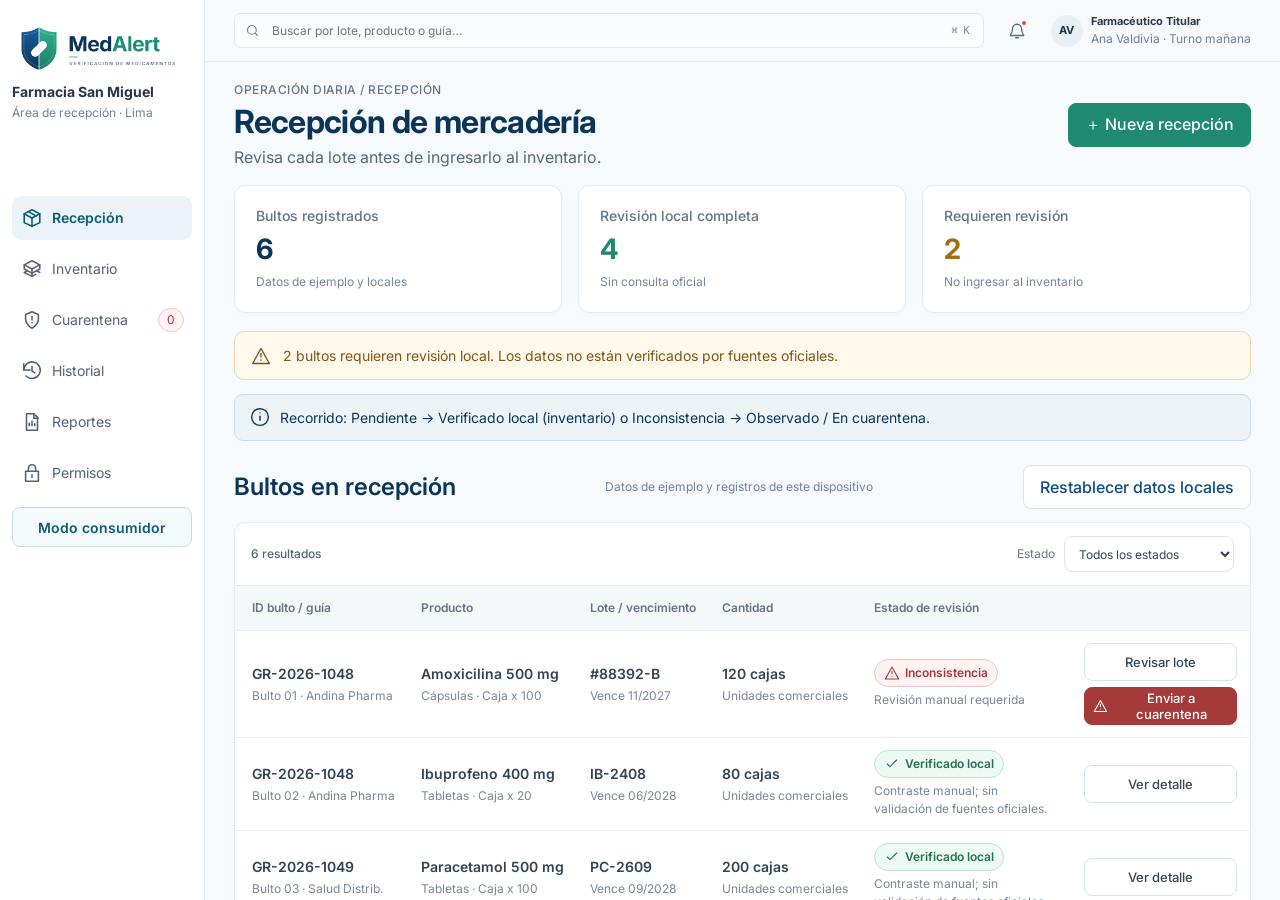
<file: index.html>
<!doctype html>
<html lang="es" data-edition="web">
<head>
  <meta charset="utf-8">
  <meta name="viewport" content="width=device-width, initial-scale=1">
  <meta name="theme-color" content="#f7f9fc">
  <title>MedAlert · Web de farmacia</title>
  <link rel="icon" type="image/x-icon" sizes="16x16 32x32 48x48" href="./assets/icons/medalert-favicon.ico?v=2">
  <link rel="stylesheet" href="css/styles.css">
  <script defer src="design/index.js"></script>
  <script defer src="js/funciones.js"></script>
  <script defer src="js/catalog.js"></script>
  <script defer src="js/ocr.js"></script>
  <script defer src="js/gemini-client.js"></script>
  <script defer src="js/web-app.js"></script>
  <script defer src="js/consumer-app.js"></script>
  <script defer src="js/main.js"></script>
</head>
<body>
  <header class="toolbar">
    <strong>MedAlert</strong>
    <label class="picker">
      <span>Pantalla</span>
      <select id="screen" aria-label="Elegir pantalla de MedAlert"></select>
    </label>
    <span class="edition">Web de farmacia</span>
  </header>
  <main class="stage" aria-label="MedAlert">
    <svg id="display" xmlns="http://www.w3.org/2000/svg" aria-label="MedAlert">
      <defs id="geometry"></defs>
      <g id="layers"></g>
    </svg>
    <img id="local-photo" alt="Captura elegida en este dispositivo" hidden>
    <section id="local-items"></section>
    <div id="web-app" hidden></div>
  </main>
  <aside class="demo">Entorno académico · Datos y alertas de ejemplo</aside>
  <output id="feedback" aria-live="polite"></output>
  <dialog id="capture">
    <h2>Capturar empaque</h2>
    <p>Elige una foto del empaque o continúa con la muestra de MedAlert.</p>
    <label>Fotografía del producto <input type="file" accept="image/*" capture="environment"></label>
    <button data-sample>Usar captura de ejemplo</button>
    <form method="dialog"><button>Volver a la cámara</button></form>
  </dialog>
  <dialog id="details">
    <h2></h2>
    <div class="details-body"></div>
    <form method="dialog"><button>Cerrar</button></form>
  </dialog>
  <dialog id="confirm-action">
    <h2 id="confirm-action-title"></h2>
    <p id="confirm-action-description"></p>
    <div class="dialog-actions"></div>
  </dialog>
  <pre id="print-report"></pre>
</body>
</html>
</file>
<file: css/styles.css>
@import url('https://fonts.googleapis.com/css2?family=Inter:wght@400;500;600;700&display=swap');
* { box-sizing: border-box; }
body { margin: 0; height: 100vh; height: 100dvh; display: flex; flex-direction: column; font: 16px Inter,system-ui,sans-serif; color: #0b3558; background: #e6eef1; }
.toolbar { display: flex; align-items: center; justify-content: space-between; gap: 8px; padding: 5px clamp(8px,3vw,40px); background: #0b3558; color: #fff; }
.toolbar strong { font-size: 16px; }
.toolbar div { display: flex; gap: 2px; }
.toolbar button { font: inherit; font-size: 14px; padding: 0 12px; min-height: 44px; border: 0; border-radius: 6px; color: #fff; background: transparent; cursor: pointer; }
.toolbar button[aria-pressed=true] { color: #0b3558; background: #fff; font-weight: 600; }
.toolbar button:focus-visible { outline: 3px solid #9fe9dc; outline-offset: -3px; }
.stage { flex: 1; min-height: 0; overflow: auto; }
iframe { display: block; width: 100%; height: 100%; border: 0; background: #f7fafc; }
body[data-layout=celular] iframe { width: min(100%,390px); margin-inline: auto; box-shadow: 0 0 18px #0b355823; }
body[data-layout=web] iframe { min-width: 1100px; }
@media(max-width:360px){ .toolbar button {padding-inline: 7px;} }
.toolbar{flex-wrap:wrap}.picker{display:flex;align-items:center;gap:8px;margin-inline-start:auto;font-size:14px}.picker select{max-width:34vw;color:#0b3558;background:white;border-radius:6px;border:0;padding:8px;font:inherit}.stage{display:block;scrollbar-gutter:stable both-edges}
#display{display:block;margin:auto;background:#fff;overflow:hidden;max-width:100%}
g[role=button],g[data-extra]{cursor:pointer}g[role=button]:focus-visible,g[data-extra]:focus-visible{outline:2px solid #107292;outline-offset:-2px}
.field{color:transparent;border:0;background:transparent;border-radius:5px;padding:0 12px;box-sizing:border-box;height:100%;width:100%;font:500 16px Inter,Arial,sans-serif}
.field::placeholder{color:transparent}.field:focus,.field.edited{background:#fff;color:#142e40;outline:2px solid #075c70;outline-offset:-2px}
.demo{font:12px/1.4 system-ui;text-align:center;padding:4px;background:#f7fafc}
#feedback:not(:empty){position:fixed;bottom:30px;left:50%;transform:translateX(-50%);background:#0b3558;color:white;padding:10px 16px;border-radius:7px;z-index:3;max-width:90%}
g.picked>rect.pick-border{stroke:#07718a;stroke-width:3}
@media(max-width:650px){.picker{order:3;width:100%;margin:0}.picker select{max-width:none;min-width:0;flex:1}.toolbar{row-gap:2px}.stage{scrollbar-gutter:auto}}
@media print{body,.stage{display:block;overflow:visible;height:auto}.toolbar,.demo,#feedback{display:none}#display{width:100%!important;height:auto!important;max-width:100%!important;}}
#local-items:not(:empty),#local-photo:not([hidden]) {display:block;margin:12px auto;width:min(95%,430px);background:white;padding:16px;box-sizing:border-box}
#local-items:empty,#print-report{display:none}
dialog{border:1px solid #c3d6df;border-radius:12px;color:#0b3558;padding:20px;max-width:min(86vw,400px)}dialog label,dialog button{display:block;padding:8px;margin-top:8px}dialog button{font:inherit;cursor:pointer}dialog::backdrop{background:#0b355888}
@media print{body>*:not(#print-report){display:none!important}#print-report{display:block;font:14px/1.6 system-ui;white-space:pre-wrap}}
#display.contrast{filter:contrast(1.18)}
g.choice-active{outline:3px solid #087b67;outline-offset:-3px}
#local-items:not(:empty){width:min(96%,680px);padding:12px 18px;border:1px solid #d3e1e8;border-radius:8px}
#local-items h2{font-size:16px;margin:0 0 6px}#local-items button,#details button{border:1px solid #b6cad4;color:#0b3558;background:white;border-radius:6px;padding:9px 12px;margin:4px}
#details{width:min(90vw,440px);max-height:85dvh;overflow:auto}#details textarea{width:100%;min-height:140px}.edition{font-weight:600;padding:8px 4px}
#layers g[role="button"]{pointer-events:bounding-box}

body.native-web .toolbar{display:none}
body.native-web .demo{display:none}
body.native-web .stage{overflow:auto;scrollbar-gutter:auto;background:#f5f8fb}
#display[hidden]{display:none}
#web-app[hidden]{display:none}
#web-app:not([hidden]){display:grid;grid-template-columns:clamp(152px,16vw,248px) minmax(0,1fr);min-height:100%;color:#243247;background:#f5f8fb;font:14px/1.5 Inter,system-ui,sans-serif}
.web-brand{display:block;align-self:flex-start;max-width:100%}
.medalert-logo{display:block;width:240px;max-width:100%;height:auto}
.medalert-logo.consumer-logo{margin-bottom:8px}
.web-sidebar{position:sticky;top:0;display:flex;flex-direction:column;align-self:start;height:100dvh;min-height:620px;padding:24px 16px 18px;background:#fff;border-right:1px solid #e3eaf0}
.pharmacy-card{display:flex;flex-direction:column;gap:3px;margin:27px 4px 24px;padding:13px 10px;border:1px solid #edf1f5;border-radius:10px;background:#fbfcfd}
.pharmacy-card strong{font-size:13px;color:#263548}
.pharmacy-card span,.user-copy small{color:#718096;font-size:12px}
.web-nav{display:grid;gap:5px}
.nav-link{position:relative;display:flex;align-items:center;gap:12px;min-height:46px;padding:0 12px;border:0;border-radius:9px;background:transparent;color:#536176;text-align:left;font:inherit;cursor:pointer}
.nav-link:hover{background:#f4f8fa;color:#0d5c75}
.nav-link.active{background:#eaf3f7;color:#0d5c75;font-weight:600}
.nav-icon{display:grid;place-items:center;width:25px;height:25px;border:1px solid currentColor;border-radius:8px;font-size:12px;font-weight:600}
.nav-count{margin-left:auto;padding:2px 8px;border:1px solid #f3c6c6;border-radius:20px;background:#fff3f3;color:#a93232;font-size:12px}
.sidebar-note{display:flex;align-items:center;gap:9px;margin-top:auto;padding:12px 8px;color:#687789;font-size:11px}
.note-mark{display:grid;place-items:center;flex:none;width:23px;height:23px;border:1px solid #b9dbe3;border-radius:50%;color:#0d5c75;font-weight:700}
.web-content{min-width:0}
.web-topbar{position:sticky;z-index:2;top:0;display:grid;grid-template-columns:minmax(180px,1fr) auto auto;align-items:center;gap:22px;min-height:78px;padding:12px clamp(18px,3vw,42px);border-bottom:1px solid #e4ebf1;background:#fff}
.global-search{display:flex;align-items:center;gap:10px;height:44px;padding:0 13px;border:1px solid #dfe7ed;border-radius:9px;background:#fbfcfd;color:#718096}
.search-mark{font-size:22px;line-height:1}
.global-search input{width:100%;border:0;outline:0;background:transparent;color:#263548;font:inherit}
.global-search:focus-within{border-color:#0d7993;box-shadow:0 0 0 3px #0d79931c}
#web-screen-picker{display:flex;align-items:center;min-width:0}
.native-web .picker{margin:0;gap:7px;color:#627187;font-size:12px;white-space:nowrap}
.native-web .picker select{max-width:230px;padding:9px 30px 9px 10px;border:1px solid #dfe7ed;border-radius:8px;background:#fff;color:#35445a;font:inherit}
.user-chip{display:flex;align-items:center;gap:10px;white-space:nowrap}
.avatar{display:grid;place-items:center;width:38px;height:38px;border-radius:50%;background:#edf4f7;color:#0d5c75;font-weight:700}
.user-copy{display:grid;gap:1px}
.user-copy strong{font-size:12px;color:#2d394b}
.web-main{width:min(100%,1500px);margin:0 auto;padding:32px clamp(18px,3vw,42px) 25px}
.page-intro{display:flex;align-items:center;justify-content:space-between;gap:20px;margin-bottom:26px}
.eyebrow{margin-bottom:5px;color:#64758b;font-size:11px;font-weight:700;letter-spacing:.08em;text-transform:uppercase}
.page-intro h1{margin:0;color:#1c2a3c;font-size:clamp(23px,2.1vw,30px);line-height:1.2;letter-spacing:-.035em}
.page-intro p{margin:7px 0 0;color:#69788c;font-size:14px}
.button{display:inline-flex;align-items:center;justify-content:center;gap:7px;min-height:42px;padding:0 15px;border:1px solid #d9e3ea;border-radius:9px;background:#fff;color:#34465b;font:600 13px Inter,system-ui,sans-serif;cursor:pointer;transition:background .15s ease,border-color .15s ease,transform .15s ease}
.button:hover{border-color:#9bbcc8;background:#f7fbfc}
.button:active{transform:translateY(1px)}
.button:focus-visible,.nav-link:focus-visible{outline:3px solid #43a9bb;outline-offset:2px}
.button-primary{border-color:#0d5c75;background:#0d5c75;color:#fff}
.button-primary:hover{border-color:#08485e;background:#08485e}
.button-secondary{background:#fff;color:#0d5c75}
.button-small{min-height:34px;padding:0 11px;font-size:12px}
.stats-grid{display:grid;grid-template-columns:repeat(3,minmax(0,1fr));gap:16px;margin-bottom:18px}
.stat-card{display:grid;gap:5px;min-height:128px;padding:19px 21px;border:1px solid #e4eaf0;border-radius:12px;background:#fff;box-shadow:0 2px 6px #24364b05}
.stat-label{color:#647287;font-size:13px;font-weight:500}
.stat-value{color:#233349;font-size:28px;line-height:1.1}
.stat-caption{color:#77869a;font-size:12px}
.stat-card.green .stat-value{color:#18805a}
.stat-card.amber .stat-value{color:#a46b10}
.alert-banner{display:flex;align-items:center;gap:12px;margin:0 0 24px;padding:13px 16px;border:1px solid #f1d9a5;border-radius:10px;background:#fff9eb;color:#79571a}
.alert-banner p{margin:0;font-size:13px}
.alert-dot{flex:none;width:9px;height:9px;border-radius:50%;background:#d79a2d;box-shadow:0 0 0 4px #d79a2d20}
.section-heading{display:flex;align-items:center;justify-content:space-between;gap:16px;margin:24px 0 13px}
.section-heading h2{margin:0;color:#25354a;font-size:17px}
.section-heading span{color:#758398;font-size:12px}
.table-tools{display:flex;align-items:center;justify-content:space-between;gap:16px;padding:13px 16px;border:1px solid #e3eaf0;border-bottom:0;border-radius:11px 11px 0 0;background:#fff}
.table-tools>strong{color:#536278;font-size:12px;font-weight:500}
.filter-label{display:flex;align-items:center;gap:9px;color:#69788c;font-size:12px}
.filter-label select{min-width:170px;height:36px;padding:0 10px;border:1px solid #dfe7ed;border-radius:8px;background:#fff;color:#35445a;font:inherit}
.table-card{min-width:0;overflow:auto;border:1px solid #e3eaf0;border-radius:11px;background:#fff;box-shadow:0 2px 6px #24364b05}
.table-tools+.table-card{border-top-left-radius:0;border-top-right-radius:0}
.records-table{width:100%;border-collapse:collapse;text-align:left}
.records-table th{height:44px;padding:0 13px;background:#f5f8fb;color:#657389;font-size:11px;font-weight:600;white-space:nowrap}
.records-table td{padding:12px 13px;border-top:1px solid #e9eef2;color:#435168;font-size:12px;vertical-align:middle}
.records-table tbody tr:hover{background:#fbfdfe}
.records-table tbody tr[hidden]{display:none}
.records-table td:first-child,.records-table th:first-child{padding-left:17px}
.guide-cell,.product-cell,.lot-cell,.quantity-cell{min-width:118px}
.guide-cell strong,.guide-cell span,.product-cell strong,.product-cell span,.lot-cell strong,.lot-cell span,.quantity-cell strong,.quantity-cell span{display:block}
.guide-cell strong,.product-cell strong,.lot-cell strong,.quantity-cell strong{color:#344257;font-size:12px;font-weight:600;white-space:nowrap}
.guide-cell span,.product-cell span,.lot-cell span,.quantity-cell span{margin-top:3px;color:#7a8798;font-size:11px;white-space:nowrap}
.status-pill{display:inline-flex;align-items:center;min-height:25px;padding:0 9px;border:1px solid;border-radius:20px;font-size:11px;font-weight:600;white-space:nowrap}
.status-pill.success{border-color:#b9e5d1;background:#edfaf3;color:#26714f}
.status-pill.danger{border-color:#f0c4c4;background:#fff2f2;color:#a53a3a}
.status-pill.warning{border-color:#eed7a5;background:#fff8e9;color:#8b681f}
.status-note{display:block;max-width:170px;margin-top:4px;color:#7a8798;font-size:10px}
.disclaimer{margin:14px 0 0;color:#7a8798;font-size:11px}
.report-panel{margin-top:20px;padding:22px;border:1px solid #e4eaf0;border-radius:12px;background:#fff}
.report-panel h2{margin:0 0 5px;color:#25354a;font-size:17px}
.report-panel p{margin:0;color:#758398;font-size:12px}
.report-bars{display:grid;gap:18px;margin-top:25px;max-width:680px}
.bar-row{display:grid;grid-template-columns:120px minmax(80px,1fr) 24px;align-items:center;gap:12px;color:#56657a;font-size:12px}
.bar-track{height:10px;overflow:hidden;border-radius:10px;background:#edf1f4}
.bar-fill{display:block;height:100%;border-radius:inherit}
.bar-fill.success{background:#42a77a}
.bar-fill.warning{background:#d5a23b}
.bar-row strong{color:#344257}
.permissions-card{margin-top:12px}
.permission{font-weight:600}
.permission.allowed{color:#23734e}
.permission.blocked{color:#8792a0}
.workflow-card{position:relative;display:grid;justify-items:start;gap:10px;margin:10px 0 22px;padding:27px;border:1px solid #dfe8ee;border-radius:14px;background:linear-gradient(135deg,#fff,#f8fbfc);box-shadow:0 4px 12px #24364b08}
.workflow-card h2{margin:0;color:#233349;font-size:20px}
.workflow-card p{max-width:660px;margin:0 0 6px;color:#657389}
.workflow-icon{position:absolute;top:22px;right:24px;display:grid;place-items:center;width:40px;height:40px;border-radius:12px;background:#e8f4f4;color:#0d6b7b;font-size:20px;font-weight:700}
.detail-row{display:grid;grid-template-columns:125px 1fr;gap:12px;margin:0;padding:10px 0;border-bottom:1px solid #edf1f4;font-size:13px}
.detail-row strong{color:#6a788b}
.detail-row span{color:#29394e}
.visually-hidden{position:absolute;width:1px;height:1px;overflow:hidden;clip:rect(0,0,0,0);white-space:nowrap}
#details{width:min(90vw,480px);max-height:85dvh;padding:22px;border:1px solid #dfe7ed;border-radius:14px;box-shadow:0 18px 60px #10253b30}
#details h2{margin:0 0 15px;color:#233349;font-size:20px}
#details .details-body{display:grid;gap:5px}
#details .details-body>.button{justify-self:start;margin-top:12px}
#details form{margin-top:12px;text-align:right}
#details form button{min-height:38px;padding:0 14px;border:1px solid #dfe7ed;border-radius:8px;background:#fff;color:#34465b;font:600 13px Inter,system-ui,sans-serif;cursor:pointer}
#details::backdrop{background:#172a3c70;backdrop-filter:blur(2px)}
@media(max-width:1050px){
  #web-app:not([hidden]){grid-template-columns:clamp(152px,16vw,180px) minmax(0,1fr)}
  .web-sidebar{padding-inline:12px}
  .web-topbar{gap:12px;padding-inline:20px}
  .user-copy{display:none}
  .records-table th,.records-table td{padding-inline:9px}
}

#web-screen-picker{display:none}
.ui-icon{display:block;width:20px;height:20px}
.web-sidebar{padding:22px 12px 18px}
.pharmacy-card{gap:2px;margin:7px 0 0;padding:0;border:0;background:transparent}
.pharmacy-card strong{font-size:12px}
.pharmacy-card span{font-size:11px}
.web-nav{gap:6px;margin-top:74px}
.nav-link{gap:8px;min-height:40px;padding:0 8px;font-size:12px}
.nav-icon{flex:none;width:19px;height:19px;border:0}
.nav-icon .ui-icon{width:18px;height:18px}
.nav-label{line-height:1.15}
.sidebar-note{display:none}
.web-topbar{grid-template-columns:minmax(0,1fr) auto auto;gap:16px;min-height:62px;padding:8px clamp(18px,2.3vw,34px)}
.global-search{height:35px;padding:0 10px;border-radius:7px;font-size:12px}
.search-mark .ui-icon{width:15px;height:15px}
.search-shortcut{padding:2px 3px;color:#758398;font-size:10px;font-weight:500;white-space:nowrap}
.notification-button{position:relative;display:grid;place-items:center;width:35px;height:35px;padding:0;border:0;border-radius:8px;background:#f7f9fb;color:#596b80;cursor:pointer}
.notification-button:hover{background:#edf3f6}
.notification-button .ui-icon{width:18px;height:18px}
.notification-dot{position:absolute;top:7px;right:8px;width:6px;height:6px;border:1px solid #fff;border-radius:50%;background:#df4c4c}
.user-chip{gap:8px}
.avatar{width:32px;height:32px;font-size:11px}
.user-copy strong{font-size:11px}
.user-copy small{font-size:10px}
.web-main{padding:19px clamp(18px,2.3vw,34px) 25px}
.page-intro{margin-bottom:16px}
.eyebrow{margin-bottom:4px;font-size:10px;letter-spacing:.045em}
.page-intro h1{font-size:clamp(22px,2.25vw,25px);letter-spacing:-.025em}
.page-intro p{margin-top:4px;font-size:12px}
.button{min-height:39px;padding-inline:13px;border-radius:8px;font-size:12px}
.button .ui-icon{width:16px;height:16px}
.checklist-layout{display:grid;grid-template-columns:minmax(0,1.5fr) minmax(250px,1fr);align-items:start;gap:16px}
.checklist-items{display:grid;gap:8px}
.check-row{position:relative;display:grid;grid-template-columns:18px minmax(0,1fr) auto;align-items:center;gap:10px;min-height:51px;padding:8px 12px;border:1px solid #d6e0e9;border-radius:9px;background:#fff;cursor:pointer}
.check-row.is-done{border-color:#b9f0cf;background:#effcf4}
.check-input{position:absolute;width:18px;height:18px;margin:0;opacity:0;cursor:pointer}
.check-mark{display:grid;place-items:center;width:17px;height:17px;border:1.5px solid #71849d;border-radius:4px;background:#fff;color:transparent}
.is-done .check-mark{border-color:#16824c;background:#f5fff8;color:#16824c}
.check-mark .ui-icon{width:14px;height:14px;stroke-width:2.2}
.check-input:focus-visible+.check-mark{outline:3px solid #44a9bb;outline-offset:3px}
.check-copy{display:grid;gap:1px;min-width:0}
.check-copy strong{overflow:hidden;color:#29384c;font-size:11px;font-weight:600;text-overflow:ellipsis;white-space:nowrap}
.check-copy small{overflow:hidden;color:#687a91;font-size:10px;text-overflow:ellipsis;white-space:nowrap}
.check-state{display:flex;align-items:center;gap:4px;min-height:24px;padding:0 8px;border:1px solid #e1e8ef;border-radius:20px;background:#f1f5f9;color:#5d6e84;font-size:10px;font-weight:600;white-space:nowrap}
.check-state.is-done{border-color:#c8f3d9;background:#f1fff6;color:#27804d}
.check-state .ui-icon{width:12px;height:12px;stroke-width:1.8}
.checklist-aside{display:grid;gap:10px}
.progress-card{padding:16px;border:1px solid #e1e8ef;border-radius:11px;background:#fff}
.progress-card h2{margin:0 0 10px;color:#2c3a4e;font-size:14px}
.progress-count{margin:0 0 9px;color:#62738a;font-size:11px}
.progress-track{height:8px;overflow:hidden;border-radius:8px;background:#e2e8f0}
.progress-fill{display:block;width:0;height:100%;border-radius:inherit;background:#0d667f;transition:width .2s ease}
.checklist-notice{display:flex;align-items:flex-start;gap:9px;padding:11px 12px;border:1px solid #d0e4eb;border-radius:11px;background:#eef7fa;color:#0d6079}
.checklist-notice>.ui-icon{flex:none;width:16px;height:16px;margin-top:1px}
.notice-copy strong{display:block;font-size:11px;font-weight:600}
.notice-copy p{margin:2px 0 0;color:#526e83;font-size:10px;line-height:1.45}
.checklist-notice.is-complete{border-color:#b9f0cf;background:#effcf4;color:#187a48}
.checklist-notice.is-complete .notice-copy p{color:#426d55}
@media(max-width:1050px) and (min-width:761px){
  .web-sidebar{padding:22px 10px 18px}
  .web-nav{margin-top:74px}
  .web-topbar{gap:14px}
  .web-main{padding-top:19px}
}
@media(max-width:760px){
  .web-sidebar{width:100%;min-width:0;padding:12px 14px 8px}
  .web-nav{min-width:0;margin-top:12px}
  .web-topbar{grid-template-columns:minmax(0,1fr) auto auto}
  .user-chip{grid-column:3;grid-row:1}
  .notification-button{grid-column:2;grid-row:1}
  .checklist-layout{grid-template-columns:1fr}
  .checklist-aside{grid-template-columns:1fr}
  .check-row{min-height:54px}
}
@media(max-width:760px){
  #web-app:not([hidden]){display:flex;flex-direction:column}
  .web-sidebar{position:static;width:100%;min-width:0;height:auto;min-height:0;padding:12px 14px 8px;border-right:0;border-bottom:1px solid #e3eaf0}
  .pharmacy-card,.sidebar-note{display:none}
  .web-nav{display:flex;min-width:0;gap:4px;margin-top:12px;overflow-x:auto;padding-bottom:3px}
  .nav-link{flex:none;min-height:39px;padding:0 10px;gap:7px;font-size:12px}
  .nav-icon{width:22px;height:22px}
  .nav-count{padding:1px 6px}
  .web-topbar{position:static;grid-template-columns:minmax(120px,1fr) auto;gap:9px;min-height:64px;padding:10px 14px}
  #web-screen-picker{grid-column:1/-1;grid-row:2}
  .native-web .picker{width:100%;gap:8px}
  .native-web .picker select{flex:1;max-width:none;min-width:0}
  .user-chip{grid-column:2;grid-row:1}
  .checklist-layout{grid-template-columns:1fr}
  .checklist-aside{grid-template-columns:1fr}
  .check-row{min-height:54px}
  .web-main{padding:23px 14px}
  .page-intro{align-items:flex-start;flex-direction:column;gap:14px;margin-bottom:20px}
  .page-intro>.button{align-self:stretch}
  .stats-grid{grid-template-columns:1fr;gap:10px}
  .stat-card{min-height:100px;padding:15px 17px}
  .alert-banner{align-items:flex-start}
  .section-heading{align-items:flex-start;flex-direction:column;gap:4px}
  .table-tools{align-items:flex-start;flex-direction:column;gap:9px}
  .filter-label{width:100%;justify-content:space-between}
  .filter-label select{flex:1;max-width:220px}
  .table-card .records-table{min-width:860px}
  .workflow-card{padding:22px 18px}
  .workflow-icon{top:17px;right:16px}
}
@media(max-width:400px){
  .nav-link{padding-inline:8px}
  .nav-link .nav-icon{display:none}
  .user-chip{gap:0}
  .avatar{width:34px;height:34px}
  .bar-row{grid-template-columns:95px minmax(60px,1fr) 20px;gap:8px}
}
@media(max-width:760px){
  .web-topbar{grid-template-columns:minmax(0,1fr) 35px 35px;gap:8px}
  .web-topbar .notification-button{grid-column:2;grid-row:1}
  .web-topbar .user-chip{grid-column:3;grid-row:1}
  .global-search{min-width:0}
  .search-shortcut{display:none}
}
.form-panel{gap:16px}
.form-panel>h2{font-size:21px}
.data-form{display:grid;gap:14px;width:100%;max-width:980px}
.form-fieldset{display:grid;grid-template-columns:repeat(2,minmax(0,1fr));gap:12px;margin:0;padding:16px;border:1px solid #dfe7ed;border-radius:11px;background:#fff}
.form-fieldset legend{padding:0 6px;color:#2c3a4e;font-size:13px;font-weight:700}
.form-help{grid-column:1/-1;margin:0;color:#6b798d;font-size:12px}
.form-field{display:grid;gap:5px;color:#4d5c70;font-size:12px;font-weight:600}
.form-field>input,.form-field>textarea,.form-field>select{width:100%;min-height:40px;padding:9px 10px;border:1px solid #d8e1e8;border-radius:7px;background:#fff;color:#25354a;font:13px Inter,system-ui,sans-serif}
.form-field>textarea{min-height:90px;resize:vertical}
.form-field>input:focus,.form-field>textarea:focus,.form-field>select:focus{outline:3px solid #43a9bb55;border-color:#0d7993}
.form-field-wide{grid-column:1/-1}
.form-actions{display:flex;flex-wrap:wrap;gap:9px}
.button:disabled{opacity:.5;cursor:not-allowed;transform:none}
.local-only-notice{margin:0;padding:11px 13px;border:1px solid #f1d9a5;border-radius:9px;background:#fff9eb;color:#79571a;font-size:12px;line-height:1.5}
.comparison-list{display:grid;overflow:hidden;border:1px solid #e1e8ef;border-radius:10px;background:#fff}
.comparison-header,.comparison-row{display:grid;grid-template-columns:minmax(110px,1fr) minmax(100px,1fr) minmax(100px,1fr) 100px;align-items:center;gap:10px;padding:11px 13px}
.comparison-header{background:#f5f8fb;color:#657389;font-size:11px;font-weight:700}
.comparison-row{border-top:1px solid #e9eef2;color:#435168;font-size:12px}
.comparison-row>strong{color:#344257}
.comparison-status{font-size:11px;font-weight:700}
.comparison-row.match .comparison-status{color:#23734e}
.comparison-row.mismatch .comparison-status{color:#a53a3a}
.comparison-row.missing .comparison-status{color:#8b681f}
.choice-row{display:flex;align-items:flex-start;gap:9px;min-height:38px;color:#435168;font-size:13px;font-weight:500}
.choice-row input{width:17px;height:17px;margin:1px 0 0;accent-color:#0d6b7b}
.risk-card{padding:16px;border:1px solid #dfe7ed;border-radius:10px;background:#fff}
.risk-card h2{margin:3px 0 6px;font-size:20px}
.risk-card p{margin:0;color:#58677b;font-size:13px}
.risk-alto{border-color:#f0c4c4;background:#fff5f5}
.risk-alto h2{color:#a53a3a}
.risk-medio{border-color:#eed7a5;background:#fff9eb}
.risk-medio h2{color:#8b681f}
.risk-bajo{border-color:#b9e5d1;background:#f1fbf5}
.risk-bajo h2{color:#26714f}
.empty-state{display:grid;justify-items:start;gap:8px;padding:24px;border:1px dashed #cbd9e1;border-radius:12px;background:#fff}
.empty-state h2{margin:0;color:#2c3a4e;font-size:17px}
.empty-state p{max-width:660px;margin:0 0 6px;color:#657389}
.alert-item{display:grid;gap:4px;margin-top:10px;padding:12px;border:1px solid #e5ebf0;border-radius:8px;background:#fbfcfd}
.alert-item p{margin:0;color:#58677b;font-size:12px}
.alert-item small{color:#7a8798;font-size:10px}
@media(max-width:760px){
  .form-fieldset{grid-template-columns:1fr;padding:13px}
  .form-field-wide,.form-help{grid-column:auto}
  .form-actions>.button{width:100%}
  .comparison-header{display:none}
  .comparison-row{grid-template-columns:1fr 1fr;gap:7px}
  .comparison-row>strong,.comparison-status{grid-column:1/-1}
  .comparison-row>span:nth-of-type(1)::before{content:'Empaque: ';font-weight:600}
  .comparison-row>span:nth-of-type(2)::before{content:'Guía: ';font-weight:600}
}
#web-app.consumer-mode:not([hidden]){display:block;min-height:100%;background:#f5f8fb}
.mode-switch{width:100%;min-height:40px;margin-top:12px;padding:0 10px;border:1px solid #c9dce4;border-radius:8px;background:#f4fafb;color:#0d5c75;font:600 12px Inter,system-ui,sans-serif;cursor:pointer}
.mode-switch:hover{background:#e8f4f4}
.mode-switch:focus-visible{outline:3px solid #43a9bb;outline-offset:2px}
.consumer-shell{--consumer-scale:1;max-width:1080px;margin:0 auto;padding:clamp(18px,4vw,42px);color:#243247;font-size:calc(16px * var(--consumer-scale));line-height:1.55}
.consumer-header{display:flex;align-items:flex-start;justify-content:space-between;gap:24px}
.consumer-header h1{margin:2px 0 5px;color:#1c2a3c;font-size:clamp(1.7em,4vw,2.4em);line-height:1.15}
.consumer-header p{margin:0;color:#627187}
.consumer-scale-status{position:absolute;width:1px;height:1px;overflow:hidden;clip-path:inset(50%);white-space:nowrap}
.consumer-controls .button[aria-disabled="true"]{opacity:.6;cursor:default}
.consumer-eyebrow{color:#0d6b7b;font-size:.75em;font-weight:700;letter-spacing:.07em;text-transform:uppercase}
.consumer-controls{display:flex;flex-wrap:wrap;justify-content:flex-end;gap:7px}
.consumer-stepper{display:flex;justify-content:space-between;gap:8px;margin:28px 0;padding:0;list-style:none}
.consumer-stepper li{display:flex;align-items:center;gap:8px;flex:1;padding:9px 10px;border-bottom:3px solid #dfe7ed;color:#6b798d;font-size:.82em}
.consumer-stepper li.active{border-color:#0d6b7b;color:#0d5c75;font-weight:700}
.consumer-stepper li.complete{border-color:#42a77a;color:#26714f}
.consumer-step-number{display:grid;place-items:center;flex:none;width:26px;height:26px;border:1px solid currentColor;border-radius:50%;font-size:.85em}
.consumer-guide,.consumer-verification,.consumer-confirmations{margin:18px 0;padding:18px;border:1px solid #e1e8ef;border-radius:13px;background:#fff}
.consumer-guide h2,.consumer-verification h2{margin:0 0 8px;color:#2c3a4e;font-size:1.12em}
.consumer-guide ul{display:grid;gap:6px;margin:8px 0 0;padding-left:22px;color:#58677b}
.consumer-capture-grid{display:grid;grid-template-columns:repeat(2,minmax(0,1fr));gap:16px;margin:18px 0}
.consumer-capture-card{display:grid;align-content:start;justify-items:start;gap:9px;min-width:0;padding:16px;border:1px solid #dfe7ed;border-radius:12px;background:#fff}
.consumer-capture-card h3{margin:0;color:#2c3a4e;font-size:1em}
.consumer-capture-card p{margin:0;color:#68788c;font-size:.85em}
.consumer-preview{width:min(100%,360px);margin:0;padding:8px;border:1px solid #e1e8ef;border-radius:9px;background:#f8fafc}
.consumer-preview img{display:block;width:100%;max-height:300px;object-fit:contain;background:#fff}
.consumer-preview figcaption{overflow:hidden;padding-top:6px;color:#6b798d;font-size:.75em;text-overflow:ellipsis;white-space:nowrap}
.consumer-empty{margin:4px 0;color:#738196;font-size:.85em}
.consumer-confirm{display:flex;align-items:flex-start;gap:10px;margin:12px 0;color:#34465b;font-size:.9em}
.consumer-confirm input,.consumer-signal input{flex:none;width:18px;height:18px;margin:2px 0 0;accent-color:#0d6b7b}
.consumer-notice,.consumer-warning,.consumer-success,.consumer-error{margin:18px 0;padding:12px 15px;border:1px solid #e1e8ef;border-radius:9px;font-size:.85em}
.consumer-notice{background:#f4f8fa;color:#506178}
.consumer-warning,.consumer-error{border-color:#eed7a5;background:#fff9eb;color:#79571a}
.consumer-success{border-color:#b9e5d1;background:#f1fbf5;color:#26714f}
.ocr-status{margin:12px 0;padding:10px 12px;border-left:3px solid var(--structure-light);border-radius:6px;background:#edf4f8;color:var(--structure);font-size:14px;line-height:1.5}
.form-actions>.ocr-status{flex-basis:100%}
.ocr-output{flex-basis:100%}
.ocr-transcript{padding:10px 12px;border:1px solid #c9dce8;border-radius:8px;background:#fff}
.ocr-transcript summary{color:var(--structure);font-size:calc(14px * var(--consumer-scale, 1));font-weight:600;cursor:pointer}
.ocr-transcript section{margin-top:12px}
.ocr-transcript h3{margin:0 0 5px;color:var(--structure);font-size:calc(14px * var(--consumer-scale, 1));font-weight:600}
.ocr-transcript pre{margin:0;white-space:pre-wrap;overflow-wrap:anywhere;color:var(--text);font:calc(12px * var(--consumer-scale, 1))/1.5 ui-monospace,Consolas,monospace}
.consumer-ocr-results{margin:14px 0;padding:12px 14px;border:1px solid #c9dce8;border-radius:9px;background:#fff}
.consumer-ocr-results summary{color:var(--structure);font-size:calc(14px * var(--consumer-scale, 1));font-weight:600;cursor:pointer}
.consumer-ocr-results section{margin-top:12px}
.consumer-ocr-results h3{margin:0 0 5px;color:var(--structure);font-size:calc(14px * var(--consumer-scale, 1));font-weight:600}
.consumer-ocr-results pre{margin:0;white-space:pre-wrap;overflow-wrap:anywhere;color:var(--text);font:calc(12px * var(--consumer-scale, 1))/1.5 ui-monospace,Consolas,monospace}
.gemini-analysis{display:grid;gap:10px;margin:12px 0;padding:14px;border:1px solid #c9dce8;border-left:4px solid var(--action);border-radius:9px;background:#fff;color:var(--text)}
.gemini-analysis h3,.gemini-analysis h4,.gemini-analysis h5{margin:0;color:var(--structure)}
.gemini-analysis h3{font-size:calc(17px * var(--consumer-scale, 1))}
.gemini-analysis h4{font-size:calc(15px * var(--consumer-scale, 1))}
.gemini-analysis h5{font-size:calc(13px * var(--consumer-scale, 1))}
.gemini-analysis p{margin:0;font-size:calc(13px * var(--consumer-scale, 1));line-height:1.5}
.gemini-disclaimer,.gemini-status{color:var(--muted)}
.gemini-analysis .button{justify-self:start}
.gemini-findings{display:grid;gap:7px;margin:0;padding-left:20px;font-size:calc(13px * var(--consumer-scale, 1))}
.gemini-findings li{padding-left:2px}
.gemini-findings li strong,.gemini-findings li span,.gemini-findings li small{display:block}
.gemini-findings li small{margin-top:3px;color:var(--muted)}
.gemini-no-findings{padding:9px 11px;border:1px solid #b9e5d1;border-radius:7px;background:#f1fbf5;color:#26714f}
.catalog-output{grid-column:1/-1;width:100%}
.catalog-match{display:grid;gap:10px;margin:12px 0;padding:14px;border:1px solid #c9dce8;border-left:4px solid var(--structure-light);border-radius:9px;background:#fff;color:var(--text)}
.catalog-match h2{margin:0;color:var(--structure);font-size:calc(18px * var(--consumer-scale, 1));font-weight:600}
.catalog-match>p{margin:0;font-size:calc(14px * var(--consumer-scale, 1));line-height:1.5}
.catalog-match-disclaimer,.catalog-match-footnote{color:var(--muted)}
.catalog-match-alert{padding:10px 12px;border:1px solid #eed7a5;border-radius:7px;background:#fff9eb;color:#79571a}
.catalog-match-list{display:grid;gap:10px}
.catalog-match-item{display:grid;gap:7px;padding:12px;border:1px solid #dfe7ed;border-radius:8px;background:#f8fafc}
.catalog-match-heading{display:flex;align-items:flex-start;justify-content:space-between;gap:10px}
.catalog-match-heading h3{margin:0;color:var(--structure);font-size:calc(16px * var(--consumer-scale, 1));font-weight:600}
.catalog-match-score{flex:none;color:var(--structure-light);font-size:calc(12px * var(--consumer-scale, 1));font-weight:600}
.catalog-match-item>p{margin:0;color:var(--text);font-size:calc(13px * var(--consumer-scale, 1));line-height:1.45}
.catalog-match-item .catalog-match-meta{color:var(--muted);font-size:calc(12px * var(--consumer-scale, 1))}
.catalog-match-checks{display:grid;gap:3px;margin:0;padding-left:18px;color:var(--text);font-size:calc(12px * var(--consumer-scale, 1))}
.catalog-match-empty{padding:10px 12px;border:1px solid #dfe7ed;border-radius:7px;background:#f8fafc}
.consumer-form{display:grid;grid-template-columns:repeat(2,minmax(0,1fr));gap:14px;margin:16px 0}
.consumer-field{display:grid;gap:5px;color:#4d5c70;font-size:.83em;font-weight:600}
.consumer-field>input,.consumer-field>textarea{width:100%;min-height:44px;padding:10px 12px;border:1px solid #d8e1e8;border-radius:8px;background:#fff;color:#25354a;font:inherit}
.consumer-field>textarea{min-height:100px;resize:vertical}
.consumer-field>input:focus,.consumer-field>textarea:focus{outline:3px solid #43a9bb55;border-color:#0d7993}
.consumer-field-wide{grid-column:1/-1}
.consumer-highlight{padding:9px;border-left:3px solid #0d7993;border-radius:6px;background:#eef7fa}
.consumer-actions{display:flex;flex-wrap:wrap;gap:10px;grid-column:1/-1}
.consumer-signal-list{display:grid;gap:10px;margin:0;padding:15px;border:1px solid #dfe7ed;border-radius:11px;background:#fff}
.consumer-signal-list legend{padding:0 6px;color:#2c3a4e;font-weight:700}
.consumer-signal{display:flex;align-items:flex-start;gap:9px;color:#435168}
.consumer-result{margin:20px 0;padding:20px;border:1px solid #b9e5d1;border-radius:12px;background:#f1fbf5}
.consumer-result h2{margin:4px 0 7px;color:#26714f;font-size:1.35em}
.consumer-result p{margin:0;color:#465970}
.consumer-result.needs-review{border-color:#eed7a5;background:#fff9eb}
.consumer-result.needs-review h2{color:#8b681f}
.consumer-data-row{display:grid;grid-template-columns:minmax(150px,1fr) minmax(160px,1fr) minmax(130px,1fr);gap:10px;padding:11px 0;border-bottom:1px solid #edf1f4;font-size:.82em}
.consumer-data-row strong{color:#45546a}
.consumer-data-row span{color:#29394e;overflow-wrap:anywhere}
.consumer-data-row small{color:#78869a}
.consumer-confirmations{display:grid;gap:4px}
.consumer-shell .button{min-height:2.8em;padding-inline:1em;font-size:1em}
@media(max-width:760px){
  .mode-switch{width:auto;margin:8px 0 0}
  .consumer-shell{padding:20px 14px}
  .consumer-header{flex-direction:column}
  .consumer-controls{justify-content:flex-start}
  .consumer-stepper{overflow-x:auto}
  .consumer-stepper li{min-width:95px;flex-direction:column;align-items:flex-start}
  .consumer-capture-grid,.consumer-form{grid-template-columns:1fr}
  .consumer-field-wide,.consumer-actions{grid-column:auto}
  .consumer-data-row{grid-template-columns:1fr;gap:2px}
  .catalog-match-heading{flex-direction:column}
}

:root{
  --surface:#F7FAFC;
  --structure:#0B3558;
  --structure-light:#0F4C81;
  --action:#1F8A70;
  --text:#18364f;
  --muted:#526a7d;
}
body.native-web .stage{background:var(--surface)}
#web-app:not([hidden]),#web-app.consumer-mode:not([hidden]){
  color:var(--text);
  background:var(--surface);
  font:16px/1.5 Inter,system-ui,sans-serif;
}
.web-sidebar{background:#fff;border-color:#e3eaf0}
.pharmacy-card strong{color:#263548;font-size:14px}
.pharmacy-card span,.user-copy small{color:#718096;font-size:12px}
.web-nav{gap:7px}
.nav-link{min-height:44px;color:#536176;font-size:14px}
.nav-link:hover{background:#f4f8fa;color:#0d5c75}
.nav-link.active{background:#eaf3f7;color:#0d5c75}
.nav-link.active{font-weight:600}
.nav-icon{width:24px;height:24px}
.nav-icon .ui-icon{width:22px;height:22px}
.nav-count{border-color:#f3c6c6;background:#fff3f3;color:#a93232}
.mode-switch{border-color:#c9dce4;background:#f4fafb;color:#0d5c75;font-size:14px}
.mode-switch:hover{background:#e8f4f4}
.web-topbar{background:var(--surface)}
.global-search:focus-within{border-color:var(--action);box-shadow:0 0 0 3px #1f8a7020}
.web-main{color:var(--text)}
.avatar{background:#e7f0f5;color:var(--structure)}
.page-intro h1{color:var(--structure);font-size:32px;font-weight:700;letter-spacing:-.02em}
.page-intro p{color:var(--muted);font-size:16px}
.eyebrow{font-size:12px;font-weight:500;letter-spacing:.04em}
.section-heading h2,.workflow-card h2,.report-panel h2{color:var(--structure);font-size:24px;font-weight:600}
.section-heading span,.stat-caption,.disclaimer,.form-help,.status-note,.alert-item small{font-size:12px}
.button{min-height:44px;padding-inline:16px;font-size:16px;font-weight:500}
.button-primary{border-color:var(--action);background:var(--action);color:#fff}
.button-primary:hover{border-color:#18745f;background:#18745f}
.button-secondary{color:var(--structure-light)}
.button-danger{border-color:#a53a3a;background:#a53a3a;color:#fff}
.button-danger:hover{border-color:#852d2d;background:#852d2d}
.button-small{min-height:40px;font-size:14px}
.button:focus-visible,.nav-link:focus-visible,.mode-switch:focus-visible{outline:3px solid #65c7ad;outline-offset:3px}
.stat-card,.report-panel,.workflow-card,.form-fieldset,.progress-card{background:#fff}
.stat-label{font-size:14px}
.stat-value{color:var(--structure);font-size:28px}
.stat-card.green .stat-value{color:var(--action)}
.bar-fill.success{background:var(--action)}
.workflow-icon{background:#edf4f8;color:var(--structure-light)}
.progress-fill{background:var(--structure-light)}
.is-done .check-mark{border-color:var(--action);color:var(--action)}
.check-row.is-done{border-color:#b9e5d1;background:#f1fbf5}
.check-row.is-done .check-state{border-color:#b9e5d1;background:#f1fbf5;color:#26714f}
.check-row input,.choice-row input,.consumer-confirm input,.consumer-signal input{accent-color:var(--action)}
.alert-banner{border-color:#eed7a5;background:#fff9eb;color:#79571a}
.alert-banner>.ui-icon,.local-only-notice>.ui-icon,.consumer-notice>.ui-icon,.consumer-warning>.ui-icon,.consumer-success>.ui-icon,.consumer-error>.ui-icon{flex:none;width:20px;height:20px}
.alert-banner p{font-size:14px}
.records-table th{font-size:12px}
.records-table td{font-size:14px}
.guide-cell strong,.product-cell strong,.lot-cell strong,.quantity-cell strong{font-size:14px}
.guide-cell span,.product-cell span,.lot-cell span,.quantity-cell span{font-size:12px}
.status-pill{gap:5px;min-height:28px;font-size:12px}
.status-pill .ui-icon{width:16px;height:16px}
.status-note{max-width:210px}
.workflow-card{padding:27px}
.workflow-card p,.empty-state p{color:var(--muted);font-size:16px}
.workflow-card h2,.form-panel>h2{font-size:24px}
.form-fieldset legend{font-size:18px}
.form-field{font-size:14px;font-weight:500}
.form-field>input,.form-field>textarea,.form-field>select{min-height:44px;font-size:16px}
.form-help{font-size:12px}
.choice-row{font-size:16px}
.local-only-notice{display:flex;align-items:flex-start;gap:10px;border-color:#c9dce8;background:#edf4f8;color:var(--structure);font-size:14px}
.comparison-header{font-size:12px}
.comparison-row{font-size:14px}
.comparison-status{display:grid;grid-template-columns:16px minmax(0,1fr);align-items:center;gap:4px;font-size:12px}
.comparison-status .ui-icon{width:16px;height:16px}
.comparison-status small{grid-column:2;color:var(--muted);font-size:12px;font-weight:400;line-height:1.35}
.comparison-row.match .comparison-status{color:#26714f}
.comparison-row.mismatch .comparison-status{color:#a53a3a}
.comparison-row.missing .comparison-status{color:#79571a}
.risk-card{position:relative;padding-left:52px}
.risk-card>.ui-icon{position:absolute;top:17px;left:16px;width:24px;height:24px}
.risk-card .eyebrow{font-size:12px}
.risk-card h2{color:var(--structure);font-size:18px;font-weight:600}
.risk-card p,.alert-item p{font-size:14px}
.risk-alto>.ui-icon{color:#a53a3a}
.risk-medio>.ui-icon{color:#8b681f}
.risk-bajo>.ui-icon{color:#26714f}
.consumer-shell{color:var(--text)}
.consumer-header h1{color:var(--structure);font-size:calc(32px * var(--consumer-scale, 1))}
.consumer-header p,.consumer-guide ul,.consumer-result p{font-size:calc(16px * var(--consumer-scale, 1))}
.consumer-eyebrow{color:var(--structure-light);font-size:calc(12px * var(--consumer-scale, 1));font-weight:500}
.consumer-guide h2,.consumer-verification h2{color:var(--structure);font-size:calc(24px * var(--consumer-scale, 1));font-weight:600}
.consumer-capture-card h3{font-size:calc(18px * var(--consumer-scale, 1));font-weight:600}
.consumer-field{color:#344d63;font-size:calc(14px * var(--consumer-scale, 1));font-weight:500}
.consumer-field>input,.consumer-field>textarea{font-size:calc(16px * var(--consumer-scale, 1))}
.consumer-notice,.consumer-warning,.consumer-success,.consumer-error{display:flex;align-items:flex-start;gap:10px;font-size:calc(14px * var(--consumer-scale, 1))}
.consumer-notice{border-color:#c9dce8;background:#edf4f8;color:var(--structure)}
.consumer-warning,.consumer-error{border-color:#eed7a5;background:#fff9eb;color:#79571a}
.consumer-success{border-color:#b9e5d1;background:#f1fbf5;color:#26714f}
.consumer-result{position:relative;padding-left:58px;border-color:#eed7a5;background:#fff9eb}
.consumer-result>.ui-icon{position:absolute;top:21px;left:20px;width:24px;height:24px;color:#8b681f}
.consumer-result h2,.consumer-result.needs-review h2{color:#79571a;font-size:calc(18px * var(--consumer-scale, 1));font-weight:600}
.consumer-data-row{font-size:calc(14px * var(--consumer-scale, 1))}
.consumer-data-row small{font-size:calc(12px * var(--consumer-scale, 1))}
.consumer-shell .button{font-size:calc(16px * var(--consumer-scale, 1))}
.consumer-stepper li{font-size:calc(14px * var(--consumer-scale, 1))}
.consumer-step-number{font-size:calc(12px * var(--consumer-scale, 1))}
dialog#confirm-action{width:min(90vw,480px);padding:24px;border:1px solid #d5e0e8;border-radius:14px;box-shadow:0 18px 60px #10253b30}
#confirm-action h2{margin:0 0 8px;color:var(--structure);font-size:18px;font-weight:600}
#confirm-action p{margin:0;color:var(--muted);font-size:16px;line-height:1.55}
#confirm-action .dialog-actions{display:flex;justify-content:flex-end;flex-wrap:wrap;gap:10px;margin-top:22px}
#confirm-action .dialog-actions .button{margin:0}
#confirm-action::backdrop{background:#0b355888;backdrop-filter:blur(2px)}
#web-app.consumer-mode:not([hidden]){background:var(--surface)}
.form-field>input:focus,.form-field>textarea:focus,.form-field>select:focus,.consumer-field>input:focus,.consumer-field>textarea:focus{outline:3px solid #1f8a7040;border-color:var(--action)}
.consumer-highlight{border-left-color:var(--structure-light);background:#edf4f8}
.status-flow{display:flex;align-items:flex-start;gap:10px;margin:-10px 0 24px;padding:12px 15px;border:1px solid #c9dce8;border-radius:9px;background:#edf4f8;color:var(--structure);font-size:14px;line-height:1.5}
.status-flow>.ui-icon{flex:none;width:20px;height:20px}
.row-actions{display:grid;justify-items:stretch;gap:6px;min-width:132px}
.row-actions .button{width:100%;min-height:38px;padding-inline:8px;font-size:13px}
.history-card .records-table{min-width:760px}
.history-card .records-table td{vertical-align:top}
.history-action strong{color:var(--structure)}
.history-reason{min-width:230px;max-width:440px;line-height:1.45}
.nav-link:focus-visible,.mode-switch:focus-visible{outline:3px solid #43a9bb;outline-offset:2px}
@media(max-width:760px){
  .status-flow{align-items:flex-start;font-size:13px}
}
@media(max-width:760px){
  .web-sidebar{background:#fff}
  .nav-link{min-height:42px}
  .page-intro h1{font-size:28px}
  .consumer-header h1{font-size:calc(28px * var(--consumer-scale, 1))}
  .section-heading h2,.workflow-card h2,.form-panel>h2{font-size:21px}
  .consumer-guide h2,.consumer-verification h2{font-size:calc(21px * var(--consumer-scale, 1))}
  .web-main{padding:23px 14px}
  .workflow-card{padding:22px 18px}
}

.capture-frame{display:grid;place-items:center;min-height:84px;padding:10px;border:2px dashed #9bb6cb;border-radius:9px;text-align:center;color:var(--structure)}
.consumer-field-help{color:#79571a;font-size:inherit;font-weight:400}
.consumer-result .button{margin-top:12px}
</file>
